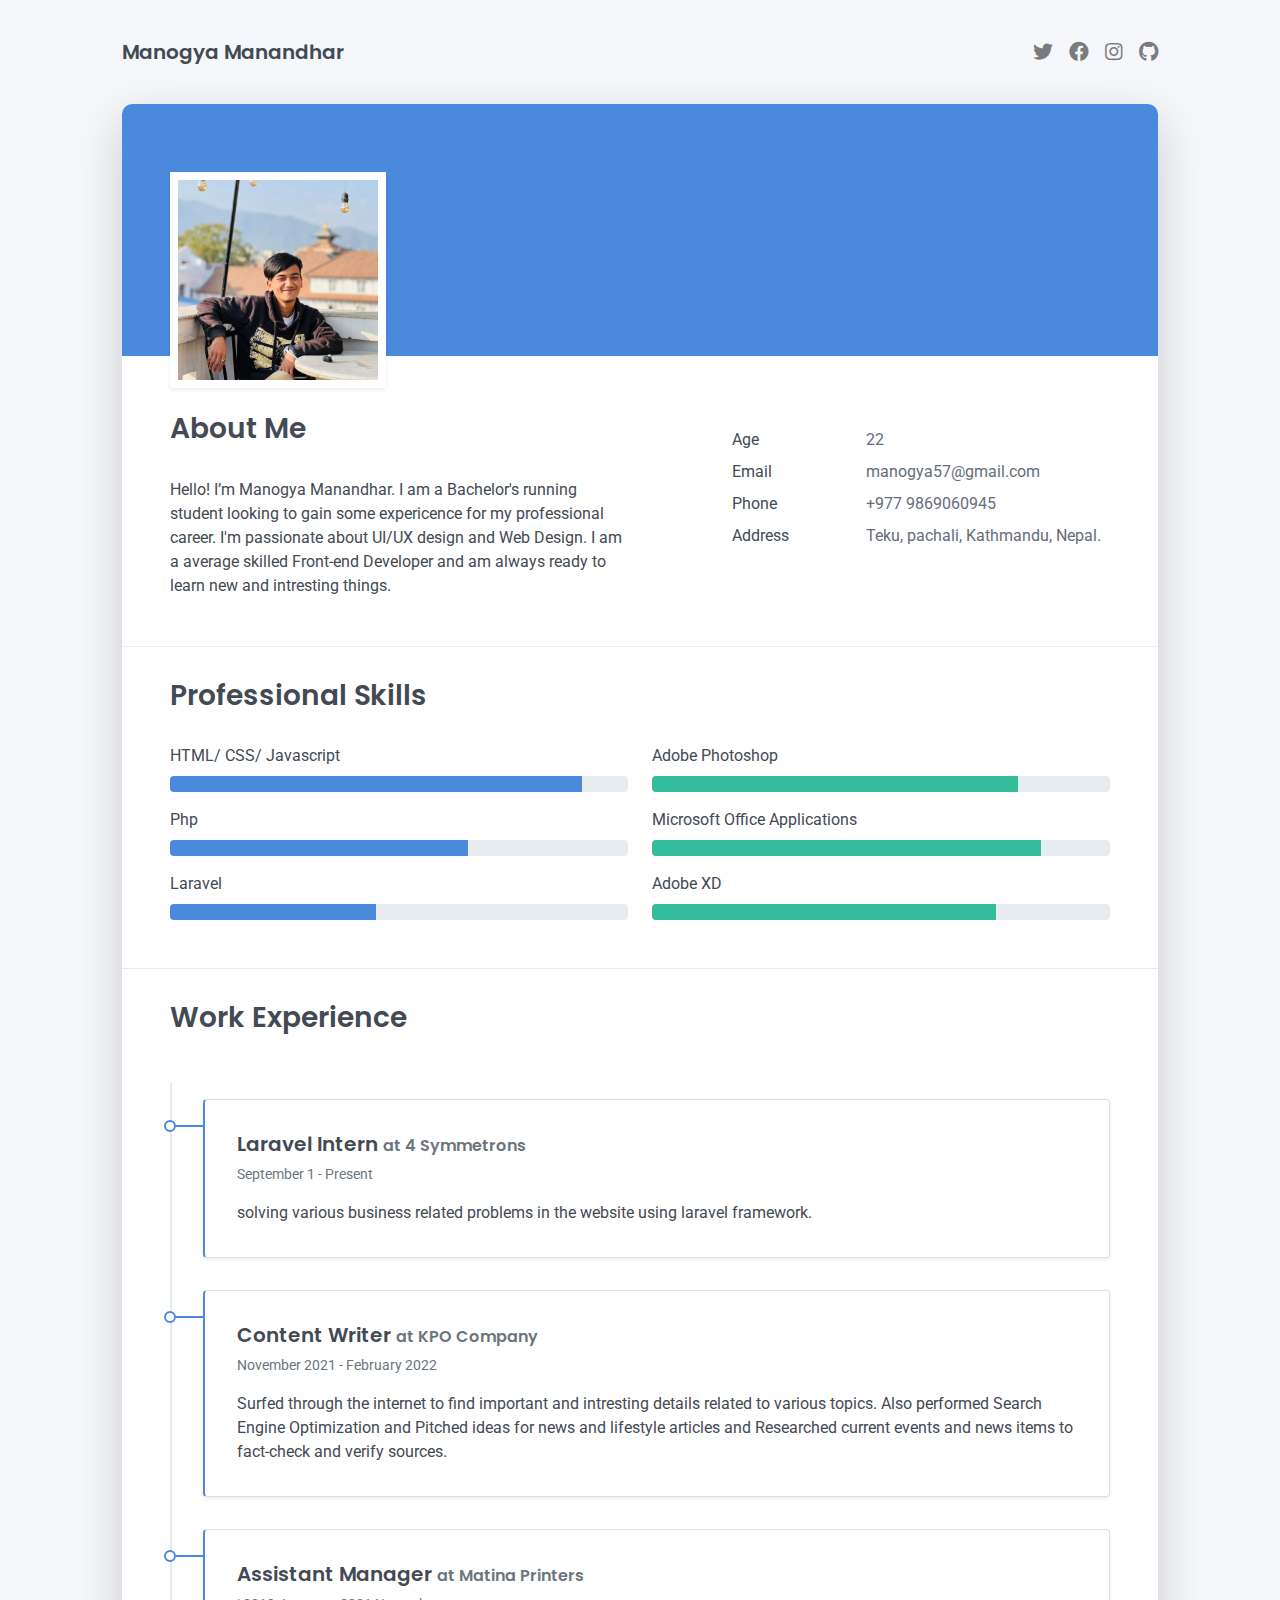
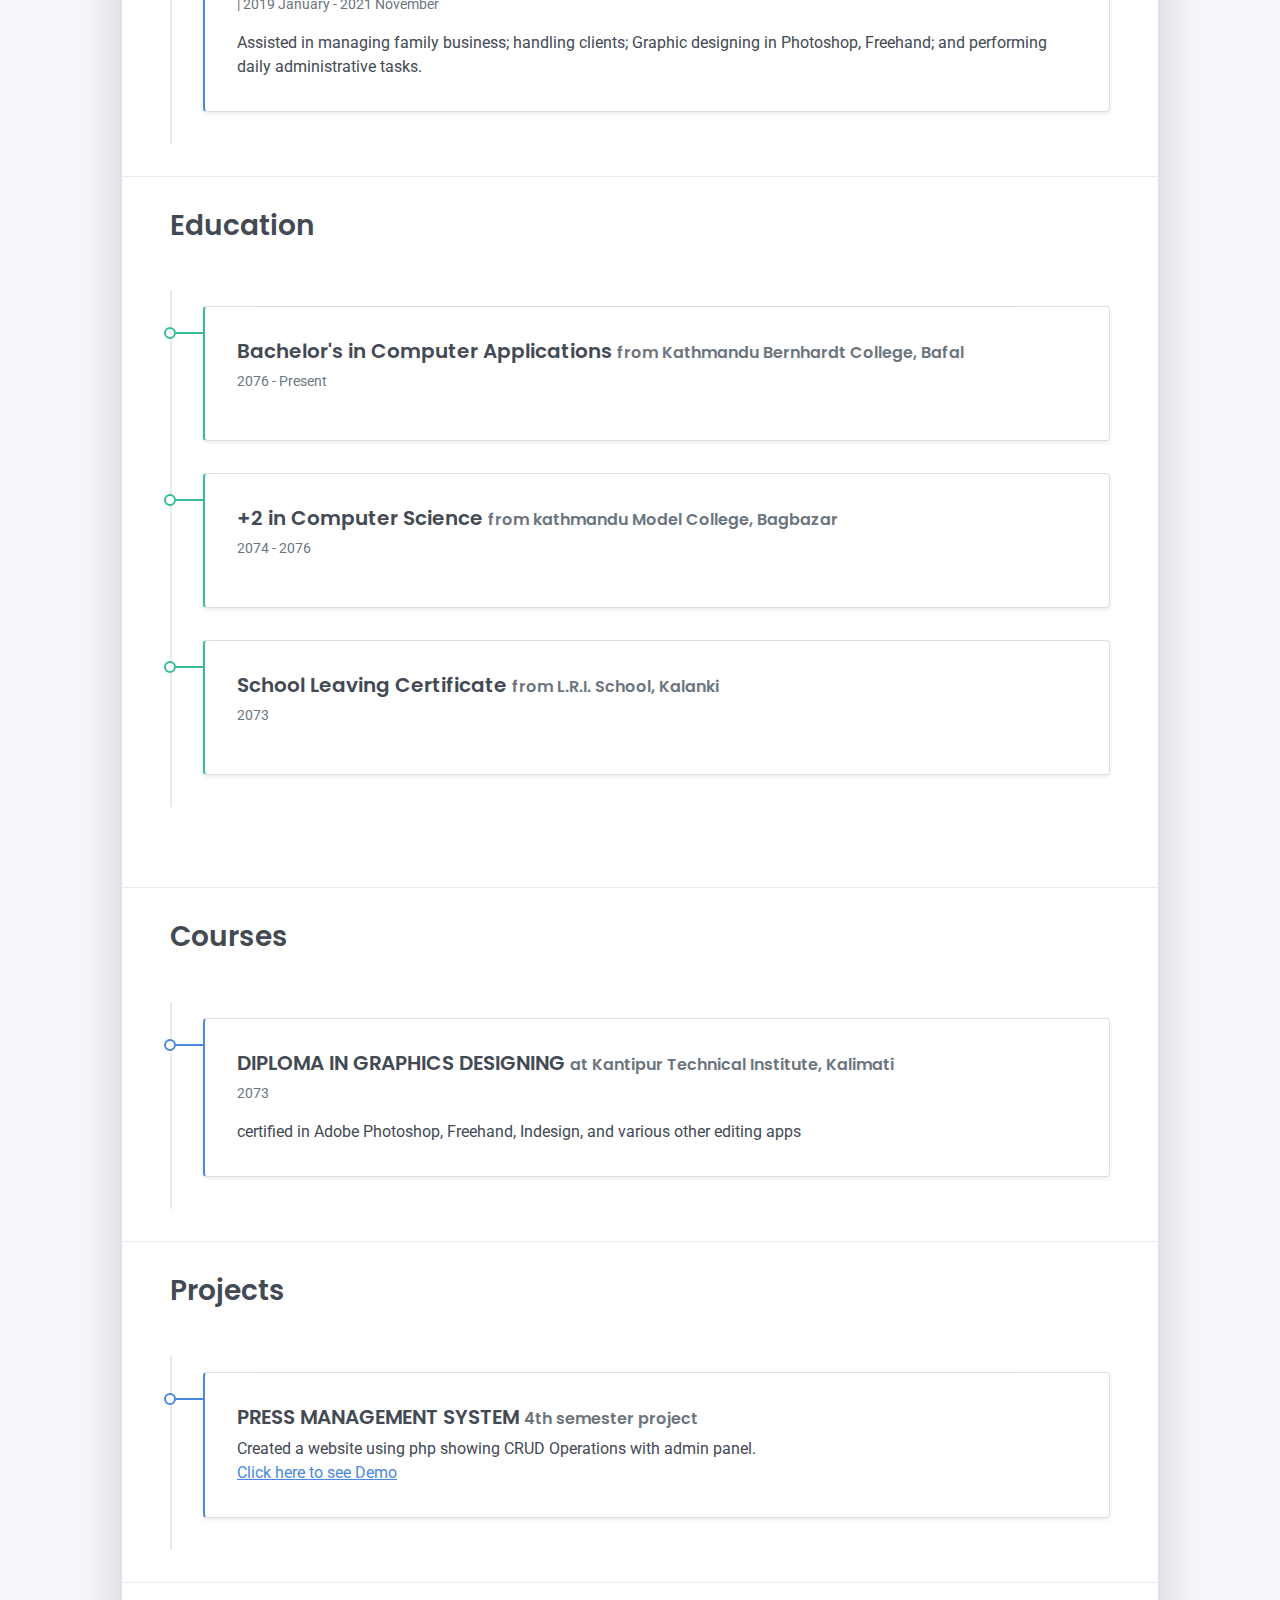
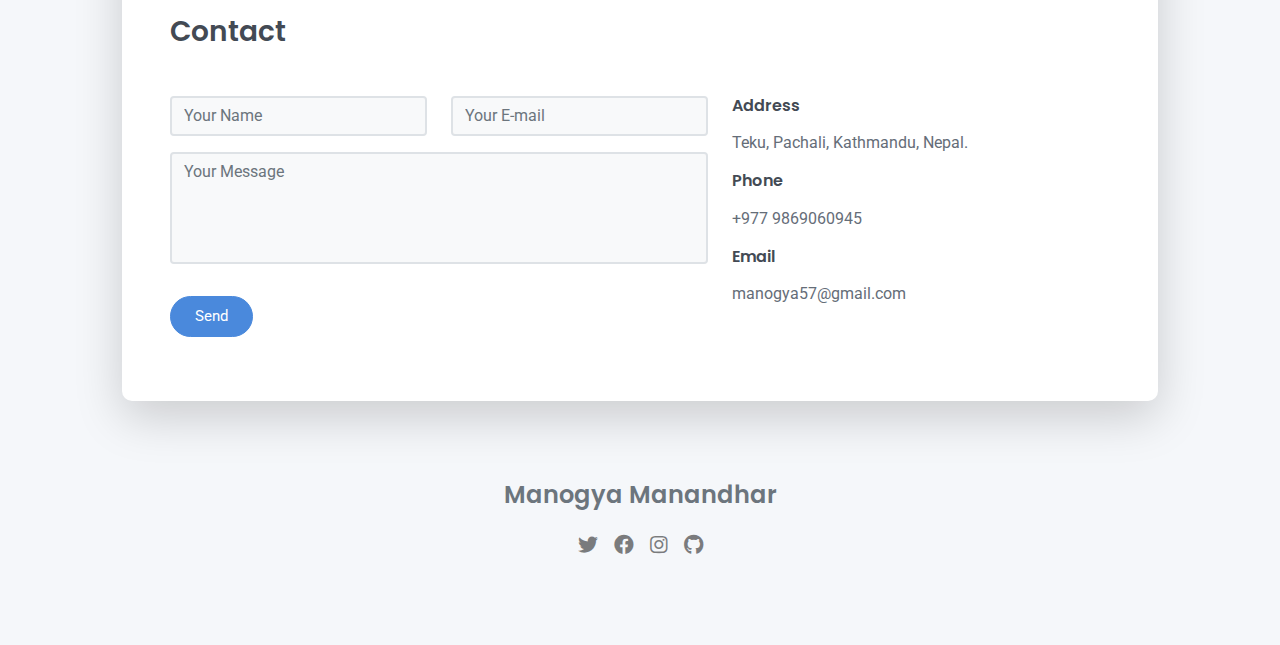
<file: index.html>
<!DOCTYPE html>
<html lang="en-US">
  <head>
    <meta charset="UTF-8" />
    <meta
      http-equiv="X-UA-Compatible"
      content="IE=edge" />
    <meta
      name="viewport"
      content="width=device-width, initial-scale=1" />
    <title>Resume</title>
    <link
      rel="preconnect"
      href="https://fonts.gstatic.com"
      crossorigin="crossorigin" />
    <link
      rel="preload"
      as="style"
      href="https://fonts.googleapis.com/css2?family=Poppins:wght@600&amp;family=Roboto:wght@300;400;500;700&amp;display=swap" />
    <link
      rel="stylesheet"
      href="https://fonts.googleapis.com/css2?family=Poppins:wght@600&amp;family=Roboto:wght@300;400;500;700&amp;display=swap"
      media="print"
      onload="this.media='all'" />
    <noscript>
      <link
        rel="stylesheet"
        href="https://fonts.googleapis.com/css2?family=Poppins:wght@600&amp;family=Roboto:wght@300;400;500;700&amp;display=swap" />
    </noscript>
    <link
      href="css/font-awesome/css/all.min.css?ver=1.2.0"
      rel="stylesheet" />
    <link
      href="css/bootstrap.min.css?ver=1.2.0"
      rel="stylesheet" />
    <link
      href="css/aos.css?ver=1.2.0"
      rel="stylesheet" />
    <link
      href="css/main.css?ver=1.2.0"
      rel="stylesheet" />
    <noscript>
      <style type="text/css">
        [data-aos] {
          opacity: 1 !important;
          transform: translate(0) scale(1) !important;
        }
      </style>
    </noscript>
  </head>
  <body id="top">
    <header class="d-print-none">
      <div class="container text-center text-lg-left">
        <div class="py-3 clearfix">
          <h1 class="site-title mb-0">Manogya Manandhar</h1>
          <div class="site-nav">
            <nav role="navigation">
              <ul class="nav justify-content-center">
                <li class="nav-item">
                  <a
                    class="nav-link"
                    href="https://twitter.com/manogya69"
                    title="Twitter"
                    ><i class="fab fa-twitter"></i
                    ><span class="menu-title sr-only">Twitter</span></a
                  >
                </li>
                <li class="nav-item">
                  <a
                    class="nav-link"
                    href="https://www.facebook.com/profile.php?id=100009394363496"
                    title="Facebook"
                    ><i class="fab fa-facebook"></i
                    ><span class="menu-title sr-only">Facebook</span></a
                  >
                </li>
                <li class="nav-item">
                  <a
                    class="nav-link"
                    href="https://www.instagram.com/_manogya/"
                    title="Instagram"
                    ><i class="fab fa-instagram"></i
                    ><span class="menu-title sr-only">Instagram</span></a
                  >
                </li>
                <li class="nav-item">
                  <a
                    class="nav-link"
                    href="https://github.com/Manogya69"
                    title="Github"
                    ><i class="fab fa-github"></i
                    ><span class="menu-title sr-only">Github</span></a
                  >
                </li>
              </ul>
            </nav>
          </div>
        </div>
      </div>
    </header>
    <div class="page-content">
      <div class="container">
        <div class="cover shadow-lg bg-white">
          <div class="cover-bg p-3 p-lg-4 text-white">
            <div class="row">
              <div class="col-lg-4 col-md-5">
                <div class="avatar hover-effect bg-white shadow-sm p-1">
                  <img
                    src="images/manogya2.jpg"
                    width="200"
                    height="200" />
                </div>
              </div>
              <!-- <div class="col-lg-8 col-md-7 text-center text-md-start">
                <h2
                  class="h1 mt-2"
                  data-aos="fade-left"
                  data-aos-delay="0">
                  Manogya Manandhar
                </h2>
                <p
                  data-aos="fade-left"
                  data-aos-delay="100">
                  Bachelor's running student
                </p>
                <!-- <div
                  class="d-print-none"
                  data-aos="fade-left"
                  data-aos-delay="200">
                  <a
                    class="btn btn-light text-dark shadow-sm mt-1 me-1"
                    href="right-resume.pdf"
                    target="_blank"
                    >Download CV</a
                  ><a
                    class="btn btn-success shadow-sm mt-1"
                    href="#contact"
                    >Hire Me</a
                  >
                </div> -->
              <!-- </div> -->
            </div>
          </div>
          <div class="about-section pt-4 px-3 px-lg-4 mt-1">
            <div class="row">
              <div class="col-md-6">
                <h2 class="h3 mb-3">About Me</h2>
                <p>
                  Hello! I’m Manogya Manandhar. I am a Bachelor's running
                  student looking to gain some expericence for my professional
                  career. I'm passionate about UI/UX design and Web Design. I am
                  a average skilled Front-end Developer and am always ready to
                  learn new and intresting things.
                </p>
              </div>
              <div class="col-md-5 offset-md-1">
                <div class="row mt-2">
                  <div class="col-sm-4">
                    <div class="pb-1">Age</div>
                  </div>
                  <div class="col-sm-8">
                    <div class="pb-1 text-secondary">22</div>
                  </div>
                  <div class="col-sm-4">
                    <div class="pb-1">Email</div>
                  </div>
                  <div class="col-sm-8">
                    <div class="pb-1 text-secondary">manogya57@gmail.com</div>
                  </div>
                  <div class="col-sm-4">
                    <div class="pb-1">Phone</div>
                  </div>
                  <div class="col-sm-8">
                    <div class="pb-1 text-secondary">+977 9869060945</div>
                  </div>
                  <div class="col-sm-4">
                    <div class="pb-1">Address</div>
                  </div>
                  <div class="col-sm-8">
                    <div class="pb-1 text-secondary">
                      Teku, pachali, Kathmandu, Nepal.
                    </div>
                  </div>
                </div>
              </div>
            </div>
          </div>
          <hr class="d-print-none" />
          <div class="skills-section px-3 px-lg-4">
            <h2 class="h3 mb-3">Professional Skills</h2>
            <div class="row">
              <div class="col-md-6">
                <div class="mb-2">
                  <span>HTML/ CSS/ Javascript</span>
                  <div class="progress my-1">
                    <div
                      class="progress-bar bg-primary"
                      role="progressbar"
                      data-aos="zoom-in-right"
                      data-aos-delay="100"
                      data-aos-anchor=".skills-section"
                      style="width: 90%"
                      aria-valuenow="90"
                      aria-valuemin="0"
                      aria-valuemax="100"></div>
                  </div>
                </div>
                <div class="mb-2">
                  <span>Php</span>
                  <div class="progress my-1">
                    <div
                      class="progress-bar bg-primary"
                      role="progressbar"
                      data-aos="zoom-in-right"
                      data-aos-delay="200"
                      data-aos-anchor=".skills-section"
                      style="width: 65%"
                      aria-valuenow="85"
                      aria-valuemin="0"
                      aria-valuemax="100"></div>
                  </div>
                </div>
                <div class="mb-2">
                  <span>Laravel</span>
                  <div class="progress my-1">
                    <div
                      class="progress-bar bg-primary"
                      role="progressbar"
                      data-aos="zoom-in-right"
                      data-aos-delay="300"
                      data-aos-anchor=".skills-section"
                      style="width: 45%"
                      aria-valuenow="75"
                      aria-valuemin="0"
                      aria-valuemax="100"></div>
                  </div>
                </div>
              </div>
              <div class="col-md-6">
                <div class="mb-2">
                  <span>Adobe Photoshop</span>
                  <div class="progress my-1">
                    <div
                      class="progress-bar bg-success"
                      role="progressbar"
                      data-aos="zoom-in-right"
                      data-aos-delay="400"
                      data-aos-anchor=".skills-section"
                      style="width: 80%"
                      aria-valuenow="90"
                      aria-valuemin="0"
                      aria-valuemax="100"></div>
                  </div>
                </div>
                <div class="mb-2">
                  <span>Microsoft Office Applications</span>
                  <div class="progress my-1">
                    <div
                      class="progress-bar bg-success"
                      role="progressbar"
                      data-aos="zoom-in-right"
                      data-aos-delay="500"
                      data-aos-anchor=".skills-section"
                      style="width: 85%"
                      aria-valuenow="85"
                      aria-valuemin="0"
                      aria-valuemax="100"></div>
                  </div>
                </div>
                <div class="mb-2">
                  <span>Adobe XD</span>
                  <div class="progress my-1">
                    <div
                      class="progress-bar bg-success"
                      role="progressbar"
                      data-aos="zoom-in-right"
                      data-aos-delay="600"
                      data-aos-anchor=".skills-section"
                      style="width: 75%"
                      aria-valuenow="75"
                      aria-valuemin="0"
                      aria-valuemax="100"></div>
                  </div>
                </div>
              </div>
            </div>
          </div>
          <hr class="d-print-none" />
          <div class="work-experience-section px-3 px-lg-4">
            <h2 class="h3 mb-4">Work Experience</h2>
            <div class="timeline">
              <div class="timeline-card timeline-card-primary card shadow-sm">
                <div class="card-body">
                  <div class="h5 mb-1">
                    Laravel Intern
                    <span class="text-muted h6">at 4 Symmetrons</span>
                  </div>
                  <div class="text-muted text-small mb-2">
                    September 1 - Present
                  </div>
                  <div>
                    solving various business related problems in the website
                    using laravel framework.
                  </div>
                </div>
              </div>

              <div class="timeline-card timeline-card-primary card shadow-sm">
                <div class="card-body">
                  <div class="h5 mb-1">
                    Content Writer
                    <span class="text-muted h6">at KPO Company</span>
                  </div>
                  <div class="text-muted text-small mb-2">
                    November 2021 - February 2022
                  </div>
                  <div>
                    Surfed through the internet to find important and intresting
                    details related to various topics. Also performed Search
                    Engine Optimization and Pitched ideas for news and lifestyle
                    articles and Researched current events and news items to
                    fact-check and verify sources.
                  </div>
                </div>
              </div>
              <div class="timeline-card timeline-card-primary card shadow-sm">
                <div class="card-body">
                  <div class="h5 mb-1">
                    Assistant Manager
                    <span class="text-muted h6">at Matina Printers</span>
                  </div>
                  <div class="text-muted text-small mb-2">
                    | 2019 January - 2021 November
                  </div>
                  <div>
                    Assisted in managing family business; handling clients;
                    Graphic designing in Photoshop, Freehand; and performing
                    daily administrative tasks.
                  </div>
                </div>
              </div>
            </div>
          </div>
          <hr class="d-print-none" />
          <div class="page-break"></div>
          <div class="education-section px-3 px-lg-4 pb-4">
            <h2 class="h3 mb-4">Education</h2>
            <div class="timeline">
              <div class="timeline-card timeline-card-success card shadow-sm">
                <div class="card-body">
                  <div class="h5 mb-1">
                    Bachelor's in Computer Applications
                    <span class="text-muted h6"
                      >from Kathmandu Bernhardt College, Bafal</span
                    >
                  </div>
                  <div class="text-muted text-small mb-2">2076 - Present</div>
                  <div>
                    <!-- type something -->
                  </div>
                </div>
              </div>
              <div class="timeline-card timeline-card-success card shadow-sm">
                <div class="card-body">
                  <div class="h5 mb-1">
                    +2 in Computer Science
                    <span class="text-muted h6"
                      >from kathmandu Model College, Bagbazar</span
                    >
                  </div>
                  <div class="text-muted text-small mb-2">2074 - 2076</div>
                  <div>
                    <!-- type something -->
                  </div>
                </div>
              </div>
              <div class="timeline-card timeline-card-success card shadow-sm">
                <div class="card-body">
                  <div class="h5 mb-1">
                    School Leaving Certificate
                    <span class="text-muted h6"
                      >from L.R.I. School, Kalanki</span
                    >
                  </div>
                  <div class="text-muted text-small mb-2">2073</div>
                  <div>
                    <!-- type something -->
                  </div>
                </div>
              </div>
            </div>
          </div>

          <hr class="d-print-none" />
          <div class="work-experience-section px-3 px-lg-4">
            <h2 class="h3 mb-4">Courses</h2>
            <div class="timeline">
              <div class="timeline-card timeline-card-primary card shadow-sm">
                <div class="card-body">
                  <div class="h5 mb-1">
                    DIPLOMA IN GRAPHICS DESIGNING
                    <span class="text-muted h6"
                      >at Kantipur Technical Institute, Kalimati</span
                    >
                  </div>
                  <div class="text-muted text-small mb-2">2073</div>
                  <div>
                    certified in Adobe Photoshop, Freehand, Indesign, and various other editing apps 
                  </div>
                </div>
              </div>
            </div>
          </div>
          <!-- Projects -->
          <hr class="d-print-none" />
          <div class="work-experience-section px-3 px-lg-4">
            <h2 class="h3 mb-4">Projects</h2>
            <div class="timeline">
              <!-- card 1 -->
              <div class="timeline-card timeline-card-primary card shadow-sm">
                <div class="card-body">
                  <div class="h5 mb-1">
                    PRESS MANAGEMENT SYSTEM
                    <span class="text-muted h6">4th semester project</span>
                  </div>
                  <!-- <div class="text-muted text-small mb-2"></div> -->
                  <div>
                    Created a website using php showing CRUD Operations with
                    admin panel.
                  </div>
                  <a href="https://manogya69.github.io/PMS/">Click here to see Demo</a>
                </div>
              </div>
            </div>
          </div>

          <hr class="d-print-none" />
          <div
            class="contant-section px-3 px-lg-4 pb-4"
            id="contact">
            <h2 class="h3 text mb-3">Contact</h2>
            <div class="row">
              <div class="col-md-7 d-print-none">
                <div class="my-2">
                  <form
                    action="https://formspree.io/manogya57@email.com"
                    method="POST">
                    <div class="row">
                      <div class="col-6">
                        <input
                          class="form-control"
                          type="text"
                          id="name"
                          name="name"
                          placeholder="Your Name"
                          required />
                      </div>
                      <div class="col-6">
                        <input
                          class="form-control"
                          type="email"
                          id="email"
                          name="_replyto"
                          placeholder="Your E-mail"
                          required />
                      </div>
                    </div>
                    <div class="form-group my-2">
                      <textarea
                        class="form-control"
                        style="resize: none"
                        id="message"
                        name="message"
                        rows="4"
                        placeholder="Your Message"
                        required></textarea>
                    </div>
                    <button
                      class="btn btn-primary mt-2"
                      type="submit">
                      Send
                    </button>
                  </form>
                </div>
              </div>
              <div class="col">
                <div class="mt-2">
                  <h3 class="h6">Address</h3>
                  <div class="pb-2 text-secondary">
                    Teku, Pachali, Kathmandu, Nepal.
                  </div>
                  <h3 class="h6">Phone</h3>
                  <div class="pb-2 text-secondary">+977 9869060945</div>
                  <h3 class="h6">Email</h3>
                  <div class="pb-2 text-secondary">manogya57@gmail.com</div>
                </div>
              </div>
              
            </div>
          </div>
        </div>
      </div>
    </div>
    <footer class="pt-4 pb-4 text-muted text-center d-print-none">
      <div class="container">
        <div class="my-3">
          <div class="h4">Manogya Manandhar</div>
          <div class="footer-nav">
            <nav role="navigation">
              <ul class="nav justify-content-center">
                <li class="nav-item">
                  <a
                    class="nav-link"
                    href="https://twitter.com/manogya69"
                    title="Twitter"
                    ><i class="fab fa-twitter"></i
                    ><span class="menu-title sr-only">Twitter</span></a
                  >
                </li>
                <li class="nav-item">
                  <a
                    class="nav-link"
                    href=https://www.facebook.com/profile.php?id=100009394363496"
                    title="Facebook"
                    ><i class="fab fa-facebook"></i
                    ><span class="menu-title sr-only">Facebook</span></a
                  >
                </li>
                <li class="nav-item">
                  <a
                    class="nav-link"
                    href="https://www.instagram.com/_manogya/"
                    title="Instagram"
                    ><i class="fab fa-instagram"></i
                    ><span class="menu-title sr-only">Instagram</span></a
                  >
                </li>
                <li class="nav-item">
                  <a
                    class="nav-link"
                    href="https://github.com/Manogya69"
                    title="Github"
                    ><i class="fab fa-github"></i
                    ><span class="menu-title sr-only">Github</span></a
                  >
                </li>
              </ul>
            </nav>
          </div>
        </div>
      </div>
    </footer>
    <script src="scripts/bootstrap.bundle.min.js?ver=1.2.0"></script>
    <script src="scripts/aos.js?ver=1.2.0"></script>
    <script src="scripts/main.js?ver=1.2.0"></script>
  </body>
</html>
</file>
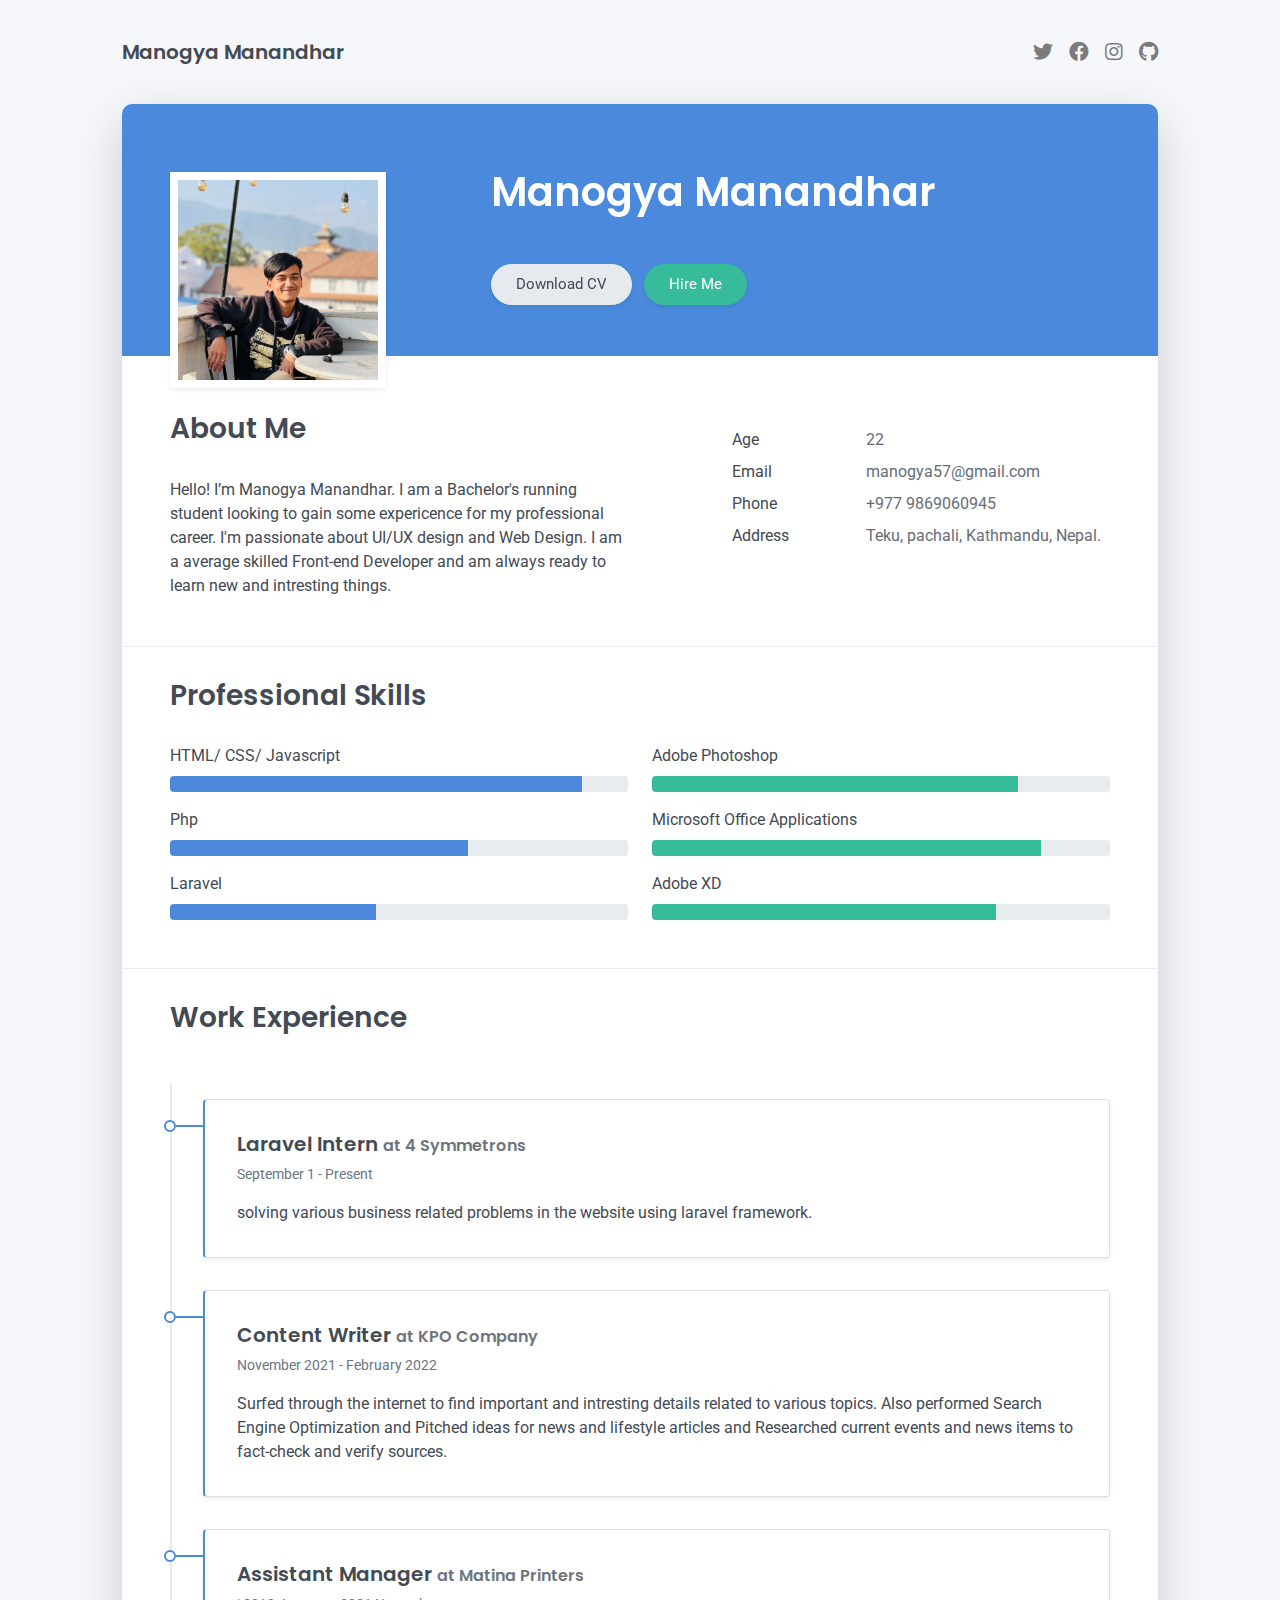
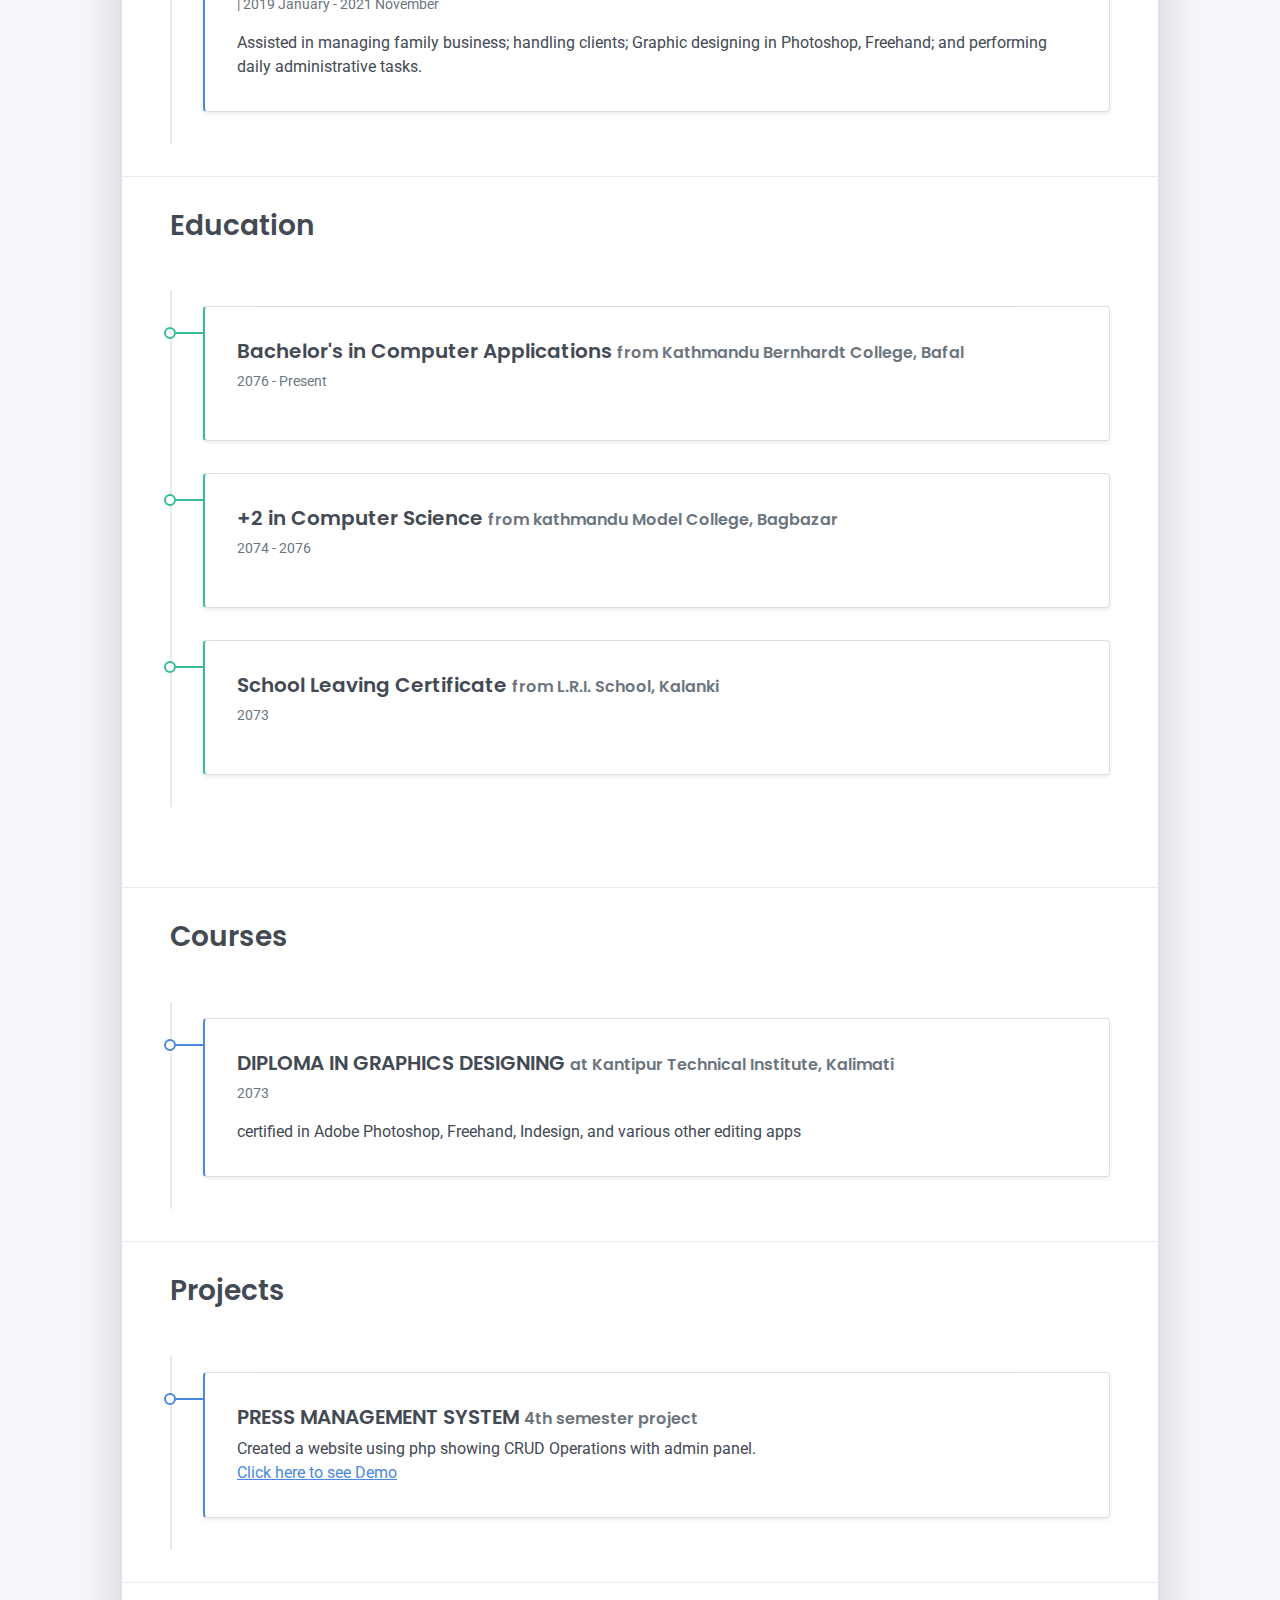
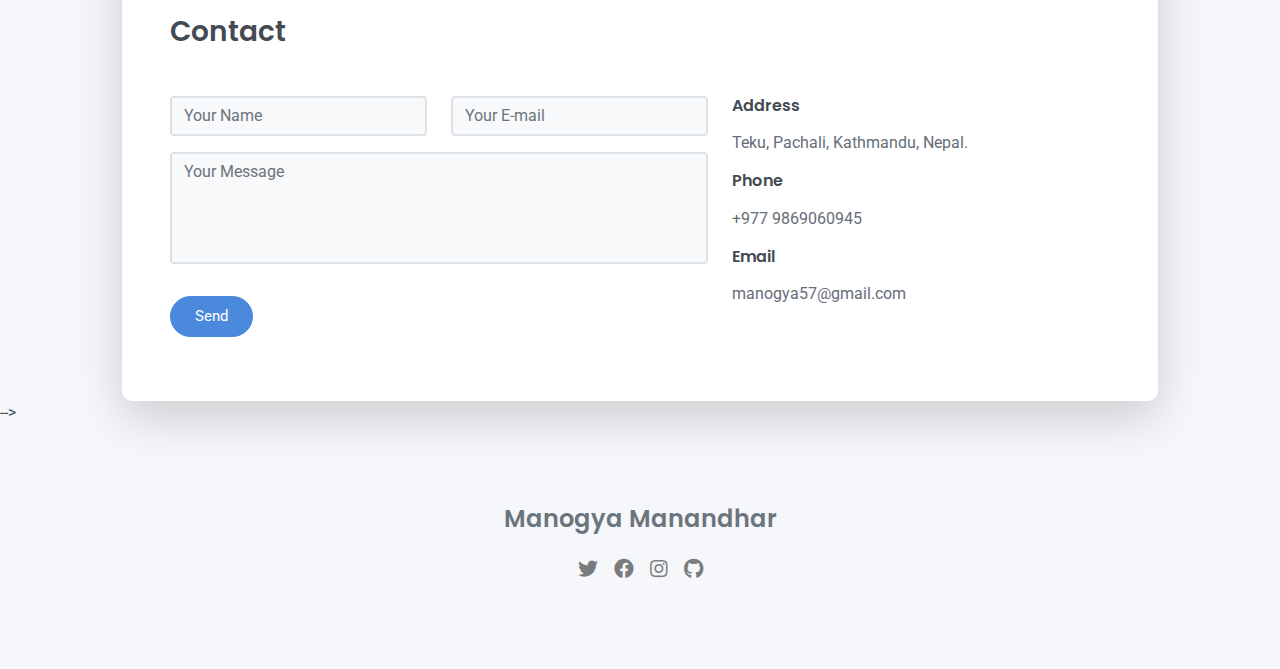
<file: Manogya/index.html>
<!DOCTYPE html>
<html lang="en-US">
  <head>
    <meta charset="UTF-8" />
    <meta
      http-equiv="X-UA-Compatible"
      content="IE=edge" />
    <meta
      name="viewport"
      content="width=device-width, initial-scale=1" />
    <title>Resume</title>
    <link
      rel="preconnect"
      href="https://fonts.gstatic.com"
      crossorigin="crossorigin" />
    <link
      rel="preload"
      as="style"
      href="https://fonts.googleapis.com/css2?family=Poppins:wght@600&amp;family=Roboto:wght@300;400;500;700&amp;display=swap" />
    <link
      rel="stylesheet"
      href="https://fonts.googleapis.com/css2?family=Poppins:wght@600&amp;family=Roboto:wght@300;400;500;700&amp;display=swap"
      media="print"
      onload="this.media='all'" />
    <noscript>
      <link
        rel="stylesheet"
        href="https://fonts.googleapis.com/css2?family=Poppins:wght@600&amp;family=Roboto:wght@300;400;500;700&amp;display=swap" />
    </noscript>
    <link
      href="css/font-awesome/css/all.min.css?ver=1.2.0"
      rel="stylesheet" />
    <link
      href="css/bootstrap.min.css?ver=1.2.0"
      rel="stylesheet" />
    <link
      href="css/aos.css?ver=1.2.0"
      rel="stylesheet" />
    <link
      href="css/main.css?ver=1.2.0"
      rel="stylesheet" />
    <noscript>
      <style type="text/css">
        [data-aos] {
          opacity: 1 !important;
          transform: translate(0) scale(1) !important;
        }
      </style>
    </noscript>
  </head>
  <body id="top">
    <header class="d-print-none">
      <div class="container text-center text-lg-left">
        <div class="py-3 clearfix">
          <h1 class="site-title mb-0">Manogya Manandhar</h1>
          <div class="site-nav">
            <nav role="navigation">
              <ul class="nav justify-content-center">
                <li class="nav-item">
                  <a
                    class="nav-link"
                    href="https://twitter.com/manogya69"
                    title="Twitter"
                    ><i class="fab fa-twitter"></i
                    ><span class="menu-title sr-only">Twitter</span></a
                  >
                </li>
                <li class="nav-item">
                  <a
                    class="nav-link"
                    href="https://www.facebook.com/profile.php?id=100009394363496"
                    title="Facebook"
                    ><i class="fab fa-facebook"></i
                    ><span class="menu-title sr-only">Facebook</span></a
                  >
                </li>
                <li class="nav-item">
                  <a
                    class="nav-link"
                    href="https://www.instagram.com/_manogya/"
                    title="Instagram"
                    ><i class="fab fa-instagram"></i
                    ><span class="menu-title sr-only">Instagram</span></a
                  >
                </li>
                <li class="nav-item">
                  <a
                    class="nav-link"
                    href="https://github.com/Manogya69"
                    title="Github"
                    ><i class="fab fa-github"></i
                    ><span class="menu-title sr-only">Github</span></a
                  >
                </li>
              </ul>
            </nav>
          </div>
        </div>
      </div>
    </header>
    <div class="page-content">
      <div class="container">
        <div class="cover shadow-lg bg-white">
          <div class="cover-bg p-3 p-lg-4 text-white">
            <div class="row">
              <div class="col-lg-4 col-md-5">
                <div class="avatar hover-effect bg-white shadow-sm p-1">
                  <img
                    src="images/manogya2.jpg"
                    width="200"
                    height="200" />
                </div>
              </div>
              <div class="col-lg-8 col-md-7 text-center text-md-start">
                <h2
                  class="h1 mt-2"
                  data-aos="fade-left"
                  data-aos-delay="0">
                  Manogya Manandhar
                </h2>
                <!-- <p
                  data-aos="fade-left"
                  data-aos-delay="100"
                  >
                     Bachelor's running student
                </p> -->
                <div
                  class="d-print-none"
                  data-aos="fade-left"
                  data-aos-delay="200">
                  <br>
                  <a
                    class="btn btn-light text-dark shadow-sm mt-1 me-1"
                    href="resume.pdf"
                    target="_blank"
                    >Download CV</a
                  >
                  <a
                    class="btn btn-success shadow-sm mt-1"
                    href="#contact"
                    >Hire Me</a
                  >
                </div>
              </div>
            </div>
          </div>
          <div class="about-section pt-4 px-3 px-lg-4 mt-1">
            <div class="row">
              <div class="col-md-6">
                <h2 class="h3 mb-3">About Me</h2>
                <p>
                  Hello! I’m Manogya Manandhar. I am a Bachelor's running
                  student looking to gain some expericence for my professional
                  career. I'm passionate about UI/UX design and Web Design. I am
                  a average skilled Front-end Developer and am always ready to
                  learn new and intresting things.
                </p>
              </div>
              <div class="col-md-5 offset-md-1">
                <div class="row mt-2">
                  <div class="col-sm-4">
                    <div class="pb-1">Age</div>
                  </div>
                  <div class="col-sm-8">
                    <div class="pb-1 text-secondary">22</div>
                  </div>
                  <div class="col-sm-4">
                    <div class="pb-1">Email</div>
                  </div>
                  <div class="col-sm-8">
                    <div class="pb-1 text-secondary">manogya57@gmail.com</div>
                  </div>
                  <div class="col-sm-4">
                    <div class="pb-1">Phone</div>
                  </div>
                  <div class="col-sm-8">
                    <div class="pb-1 text-secondary">+977 9869060945</div>
                  </div>
                  <div class="col-sm-4">
                    <div class="pb-1">Address</div>
                  </div>
                  <div class="col-sm-8">
                    <div class="pb-1 text-secondary">
                      Teku, pachali, Kathmandu, Nepal.
                    </div>
                  </div>
                </div>
              </div>
            </div>
          </div>
          <hr class="d-print-none" />
          <div class="skills-section px-3 px-lg-4">
            <h2 class="h3 mb-3">Professional Skills</h2>
            <div class="row">
              <div class="col-md-6">
                <div class="mb-2">
                  <span>HTML/ CSS/ Javascript</span>
                  <div class="progress my-1">
                    <div
                      class="progress-bar bg-primary"
                      role="progressbar"
                      data-aos="zoom-in-right"
                      data-aos-delay="100"
                      data-aos-anchor=".skills-section"
                      style="width: 90%"
                      aria-valuenow="90"
                      aria-valuemin="0"
                      aria-valuemax="100"></div>
                  </div>
                </div>
                <div class="mb-2">
                  <span>Php</span>
                  <div class="progress my-1">
                    <div
                      class="progress-bar bg-primary"
                      role="progressbar"
                      data-aos="zoom-in-right"
                      data-aos-delay="200"
                      data-aos-anchor=".skills-section"
                      style="width: 65%"
                      aria-valuenow="85"
                      aria-valuemin="0"
                      aria-valuemax="100"></div>
                  </div>
                </div>
                <div class="mb-2">
                  <span>Laravel</span>
                  <div class="progress my-1">
                    <div
                      class="progress-bar bg-primary"
                      role="progressbar"
                      data-aos="zoom-in-right"
                      data-aos-delay="300"
                      data-aos-anchor=".skills-section"
                      style="width: 45%"
                      aria-valuenow="75"
                      aria-valuemin="0"
                      aria-valuemax="100"></div>
                  </div>
                </div>
              </div>
              <div class="col-md-6">
                <div class="mb-2">
                  <span>Adobe Photoshop</span>
                  <div class="progress my-1">
                    <div
                      class="progress-bar bg-success"
                      role="progressbar"
                      data-aos="zoom-in-right"
                      data-aos-delay="400"
                      data-aos-anchor=".skills-section"
                      style="width: 80%"
                      aria-valuenow="90"
                      aria-valuemin="0"
                      aria-valuemax="100"></div>
                  </div>
                </div>
                <div class="mb-2">
                  <span>Microsoft Office Applications</span>
                  <div class="progress my-1">
                    <div
                      class="progress-bar bg-success"
                      role="progressbar"
                      data-aos="zoom-in-right"
                      data-aos-delay="500"
                      data-aos-anchor=".skills-section"
                      style="width: 85%"
                      aria-valuenow="85"
                      aria-valuemin="0"
                      aria-valuemax="100"></div>
                  </div>
                </div>
                <div class="mb-2">
                  <span>Adobe XD</span>
                  <div class="progress my-1">
                    <div
                      class="progress-bar bg-success"
                      role="progressbar"
                      data-aos="zoom-in-right"
                      data-aos-delay="600"
                      data-aos-anchor=".skills-section"
                      style="width: 75%"
                      aria-valuenow="75"
                      aria-valuemin="0"
                      aria-valuemax="100"></div>
                  </div>
                </div>
              </div>
            </div>
          </div>
          <hr class="d-print-none" />
          <div class="work-experience-section px-3 px-lg-4">
            <h2 class="h3 mb-4">Work Experience</h2>
            <div class="timeline">
              <div class="timeline-card timeline-card-primary card shadow-sm">
                <div class="card-body">
                  <div class="h5 mb-1">
                    Laravel Intern
                    <span class="text-muted h6">at 4 Symmetrons</span>
                  </div>
                  <div class="text-muted text-small mb-2">
                    September 1 - Present
                  </div>
                  <div>
                    solving various business related problems in the website
                    using laravel framework.
                  </div>
                </div>
              </div>

              <div class="timeline-card timeline-card-primary card shadow-sm">
                <div class="card-body">
                  <div class="h5 mb-1">
                    Content Writer
                    <span class="text-muted h6">at KPO Company</span>
                  </div>
                  <div class="text-muted text-small mb-2">
                    November 2021 - February 2022
                  </div>
                  <div>
                    Surfed through the internet to find important and intresting
                    details related to various topics. Also performed Search
                    Engine Optimization and Pitched ideas for news and lifestyle
                    articles and Researched current events and news items to
                    fact-check and verify sources.
                  </div>
                </div>
              </div>
              <div class="timeline-card timeline-card-primary card shadow-sm">
                <div class="card-body">
                  <div class="h5 mb-1">
                    Assistant Manager
                    <span class="text-muted h6">at Matina Printers</span>
                  </div>
                  <div class="text-muted text-small mb-2">
                    | 2019 January - 2021 November
                  </div>
                  <div>
                    Assisted in managing family business; handling clients;
                    Graphic designing in Photoshop, Freehand; and performing
                    daily administrative tasks.
                  </div>
                </div>
              </div>
            </div>
          </div>
          <hr class="d-print-none" />
          <div class="page-break"></div>
          <div class="education-section px-3 px-lg-4 pb-4">
            <h2 class="h3 mb-4">Education</h2>
            <div class="timeline">
              <div class="timeline-card timeline-card-success card shadow-sm">
                <div class="card-body">
                  <div class="h5 mb-1">
                    Bachelor's in Computer Applications
                    <span class="text-muted h6"
                      >from Kathmandu Bernhardt College, Bafal</span
                    >
                  </div>
                  <div class="text-muted text-small mb-2">2076 - Present</div>
                  <div>
                    <!-- type something -->
                  </div>
                </div>
              </div>
              <div class="timeline-card timeline-card-success card shadow-sm">
                <div class="card-body">
                  <div class="h5 mb-1">
                    +2 in Computer Science
                    <span class="text-muted h6"
                      >from kathmandu Model College, Bagbazar</span
                    >
                  </div>
                  <div class="text-muted text-small mb-2">2074 - 2076</div>
                  <div>
                    <!-- type something -->
                  </div>
                </div>
              </div>
              <div class="timeline-card timeline-card-success card shadow-sm">
                <div class="card-body">
                  <div class="h5 mb-1">
                    School Leaving Certificate
                    <span class="text-muted h6"
                      >from L.R.I. School, Kalanki</span
                    >
                  </div>
                  <div class="text-muted text-small mb-2">2073</div>
                  <div>
                    <!-- type something -->
                  </div>
                </div>
              </div>
            </div>
          </div>

          <hr class="d-print-none" />
          <div class="work-experience-section px-3 px-lg-4">
            <h2 class="h3 mb-4">Courses</h2>
            <div class="timeline">
              <div class="timeline-card timeline-card-primary card shadow-sm">
                <div class="card-body">
                  <div class="h5 mb-1">
                    DIPLOMA IN GRAPHICS DESIGNING
                    <span class="text-muted h6"
                      >at Kantipur Technical Institute, Kalimati</span
                    >
                  </div>
                  <div class="text-muted text-small mb-2">2073</div>
                  <div>
                    certified in Adobe Photoshop, Freehand, Indesign, and
                    various other editing apps
                  </div>
                </div>
              </div>
            </div>
          </div>
          <!-- Projects -->
          <hr class="d-print-none" />
          <div class="work-experience-section px-3 px-lg-4">
            <h2 class="h3 mb-4">Projects</h2>
            <div class="timeline">
              <!-- card 1 -->
              <div class="timeline-card timeline-card-primary card shadow-sm">
                <div class="card-body">
                  <div class="h5 mb-1">
                    PRESS MANAGEMENT SYSTEM
                    <span class="text-muted h6">4th semester project</span>
                  </div>
                  <!-- <div class="text-muted text-small mb-2"></div> -->
                  <div>
                    Created a website using php showing CRUD Operations with
                    admin panel.
                  </div>
                  <a href="https://manogya69.github.io/PMS/"
                    >Click here to see Demo</a
                  >
                </div>
              </div>
            </div>
          </div>

          <hr class="d-print-none" />
          <div
            class="contant-section px-3 px-lg-4 pb-4"
            id="contact">
            <h2 class="h3 text mb-3">Contact</h2>
            <div class="row">
              <div class="col-md-7 d-print-none">
                <div class="my-2">
                  <form
                    action="https://formspree.io/f/xbjegqkl"
                    method="POST">
                    <div class="row">
                      <div class="col-6">
                        <input
                          class="form-control"
                          type="text"
                          id="name"
                          name="name"
                          placeholder="Your Name"
                          required />
                      </div>
                      <div class="col-6">
                        <input
                          class="form-control"
                          type="email"
                          id="email"
                          name="_replyto"
                          placeholder="Your E-mail"
                          required />
                      </div>
                    </div>
                    <div class="form-group my-2">
                      <textarea
                        class="form-control"
                        style="resize: none"
                        id="message"
                        name="message"
                        rows="4"
                        placeholder="Your Message"
                        required></textarea>
                    </div>
                    <button
                      class="btn btn-primary mt-2"
                      type="submit">
                      Send
                    </button>
                  </form>
                </div>
              </div>
              <div class="col">
                <div class="mt-2">
                  <h3 class="h6">Address</h3>
                  <div class="pb-2 text-secondary">
                    Teku, Pachali, Kathmandu, Nepal.
                  </div>
                  <h3 class="h6">Phone</h3>
                  <div class="pb-2 text-secondary">+977 9869060945</div>
                  <h3 class="h6">Email</h3>
                  <div class="pb-2 text-secondary">manogya57@gmail.com</div>
                </div>
              </div>
              
            </div>
          </div>
        </div>
      </div>
    </div> -->
          <footer class="pt-4 pb-4 text-muted text-center d-print-none">
      <div class="container">
        <div class="my-3">
          <div class="h4">Manogya Manandhar</div>
          <div class="footer-nav">
            <nav role="navigation">
              <ul class="nav justify-content-center">
                <li class="nav-item">
                  <a
                    class="nav-link"
                    href="https://twitter.com/manogya69"
                    title="Twitter"
                    ><i class="fab fa-twitter"></i
                    ><span class="menu-title sr-only">Twitter</span></a
                  >
                </li>
                <li class="nav-item">
                  <a
                    class="nav-link"
                    href=https://www.facebook.com/profile.php?id=100009394363496"
                    title="Facebook"
                    ><i class="fab fa-facebook"></i
                    ><span class="menu-title sr-only">Facebook</span></a
                  >
                </li>
                <li class="nav-item">
                  <a
                    class="nav-link"
                    href="https://www.instagram.com/_manogya/"
                    title="Instagram"
                    ><i class="fab fa-instagram"></i
                    ><span class="menu-title sr-only">Instagram</span></a
                  >
                </li>
                <li class="nav-item">
                  <a
                    class="nav-link"
                    href="https://github.com/Manogya69"
                    title="Github"
                    ><i class="fab fa-github"></i
                    ><span class="menu-title sr-only">Github</span></a
                  >
                </li>
              </ul>
            </nav>
          </div>
        </div>
      </div>
    </footer>
    <script src="scripts/bootstrap.bundle.min.js?ver=1.2.0"></script>
    <script src="scripts/aos.js?ver=1.2.0"></script>
    <script src="scripts/main.js?ver=1.2.0"></script>
  </body>
</html>
        </div>
      </div>
    </div>
  </body>
</html>
</file>
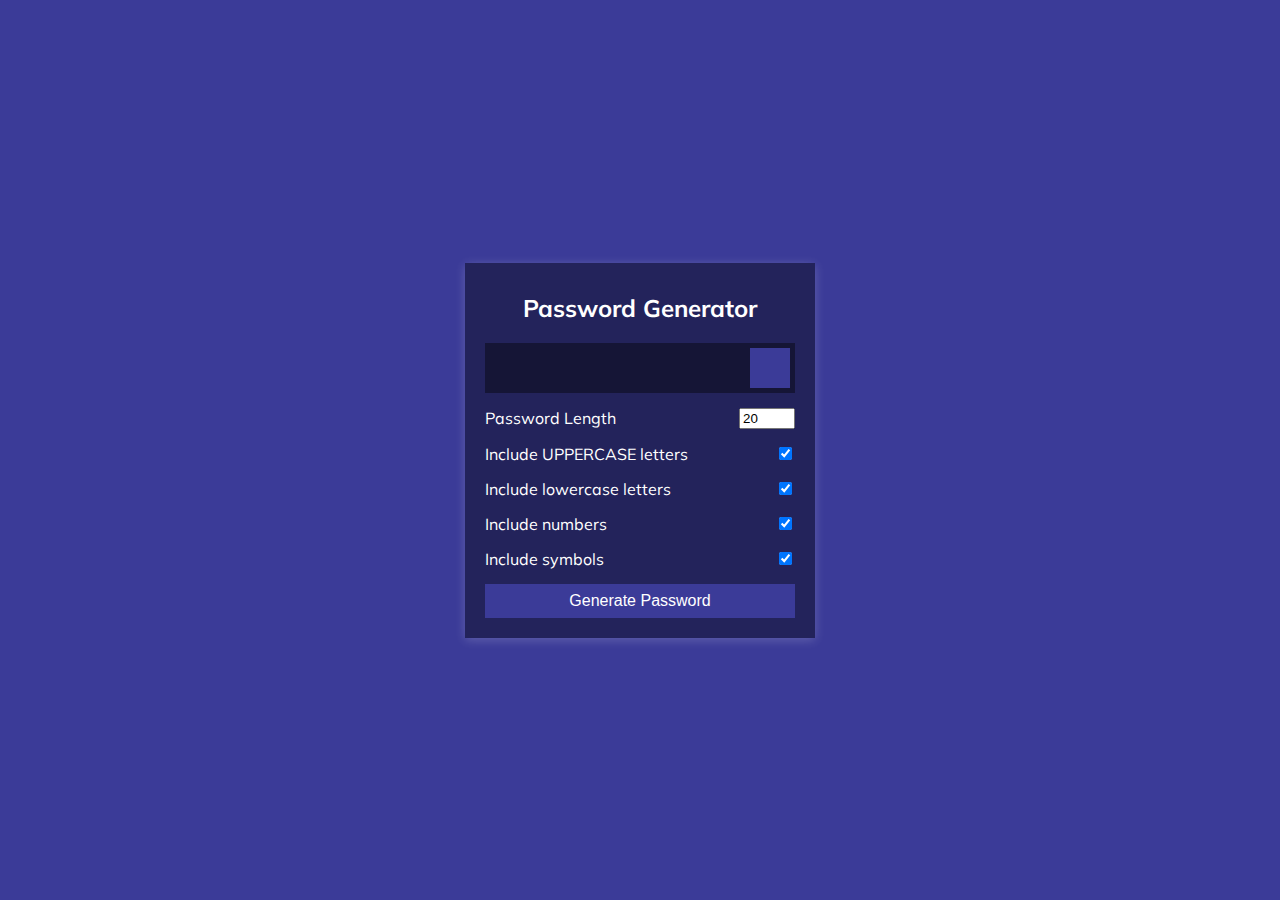
<file: passwordgenerator/index.html>
<!DOCTYPE html>
<html lang="en">
  <head>
    <meta charset="UTF-8" />
    <meta
      http-equiv="X-UA-Compatible"
      content="IE=edge" />
    <meta
      name="viewport"
      content="width=device-width, initial-scale=1.0" />
    <link
      rel="stylesheet"
      href="https://cdnjs.cloudflare.com/ajax/libs/font-awesome/5.14.0/css/all.min.css"
      integrity="sha512-1PKOgIY59xJ8Co8+NE6FZ+LOAZKjy+KY8iq0G4B3CyeY6wYHN3yt9PW0XpSriVlkMXe40PTKnXrLnZ9+fkDaog=="
      crossorigin="anonymous"
      referrerpolicy="no-referrer" />
    <link
      rel="stylesheet"
      href="style.css" />
    <title>Password Generator</title>
  </head>
  <body>
    <div class="container">
      <h2>Password Generator</h2>
      <div class="result-container">
        <span
          class="result"
          id="result">
        </span>
        <button
          class="btn"
          id="clipboard">
          <i class="far fa-clipboard"></i>
        </button>
      </div>
      <div class="settings">
        <div class="setting">
          <label>Password Length</label>
          <input
            type="number"
            id="length"
            min="4"
            max="20"
            value="20" />
        </div>
        <div class="setting">
          <label>Include UPPERCASE letters</label>
          <input
            type="checkbox"
            id="uppercase"
            checked />
        </div>
        <div class="setting">
          <label>Include lowercase letters</label>
          <input
            type="checkbox"
            id="lowercase"
            checked />
        </div>
        <div class="setting">
          <label>Include numbers</label>
          <input
            type="checkbox"
            id="numbers"
            checked />
        </div>
        <div class="setting">
          <label>Include symbols</label>
          <input
            type="checkbox"
            id="symbols"
            checked />
        </div>
      </div>
      <button
        class="btn btn-large"
        id="generate">
        Generate Password
      </button>
    </div>
    <script src="script.js"></script>
  </body>
</html>
</file>
<file: css/main.css>
/* Buttons */
/* Inputs */
/* Timeline custom component */
.timeline {
  border-left: 2px solid #e6e9ed;
  padding: 1rem 0;
}

.timeline-card {
  position: relative;
  margin-left: 31px;
  border-left: 2px solid;
  margin-bottom: 2rem;
}

.timeline-card:last-child {
  margin-bottom: 1rem;
}

.timeline-card:before {
  content: "";
  display: inline-block;
  position: absolute;
  background-color: #fff;
  border-radius: 10px;
  width: 12px;
  height: 12px;
  top: 20px;
  left: -41px;
  border: 2px solid;
  z-index: 2;
}

.timeline-card:after {
  content: "";
  display: inline-block;
  position: absolute;
  background-color: currentColor;
  width: 29px;
  height: 2px;
  top: 25px;
  left: -29px;
  z-index: 1;
}

.timeline-card-primary {
  border-left-color: #4a89dc;
}

.timeline-card-primary:before {
  border-color: #4a89dc;
}

.timeline-card-primary:after {
  background-color: #4a89dc;
}

.timeline-card-success {
  border-left-color: #37bc9b;
}

.timeline-card-success:before {
  border-color: #37bc9b;
}

.timeline-card-success:after {
  background-color: #37bc9b;
}

html {
  scroll-behavior: smooth;
}

.site-title {
  font-size: 1.25rem;
  line-height: 2.5rem;
}

.nav-link {
  padding: 0;
  font-size: 1.25rem;
  line-height: 2.5rem;
  color: rgba(0, 0, 0, 0.5);
}

.nav-link:hover,
.nav-link:focus,
.active .nav-link {
  color: rgba(0, 0, 0, 0.8);
}

.nav-item + .nav-item {
  margin-left: 1rem;
}

.cover {
  border-radius: 10px;
}

.cover-bg {
  background-color: #4a89dc;
  /* background-image: url("data:image/svg+xml,%3Csvg xmlns='http://www.w3.org/2000/svg' width='100' height='100' viewBox='0 0 100 100'%3E%3Cg fill-rule='evenodd'%3E%3Cg fill='%23ffffff' fill-opacity='0.12'%3E%3Cpath opacity='.5' d='M96 [base64] 0v-9h-9v9h9zm-10 0v-9h-9v9h9zm-10 0v-9h-9v9h9zm-10 0v-9h-9v9h9zm-10 0v-9h-9v9h9zm-10 0v-9h-9v9h9zm-10 0v-9h-9v9h9zm-10 0v-9h-9v9h9zm-9-10h9v-9h-9v9zm10 0h9v-9h-9v9zm10 0h9v-9h-9v9zm10 0h9v-9h-9v9zm10 0h9v-9h-9v9zm10 0h9v-9h-9v9zm10 0h9v-9h-9v9zm10 0h9v-9h-9v9zm9-10v-9h-9v9h9zm-10 0v-9h-9v9h9zm-10 0v-9h-9v9h9zm-10 0v-9h-9v9h9zm-10 0v-9h-9v9h9zm-10 0v-9h-9v9h9zm-10 0v-9h-9v9h9zm-10 0v-9h-9v9h9zm-9-10h9v-9h-9v9zm10 0h9v-9h-9v9zm10 0h9v-9h-9v9zm10 0h9v-9h-9v9zm10 0h9v-9h-9v9zm10 0h9v-9h-9v9zm10 0h9v-9h-9v9zm10 0h9v-9h-9v9zm9-10v-9h-9v9h9zm-10 0v-9h-9v9h9zm-10 0v-9h-9v9h9zm-10 0v-9h-9v9h9zm-10 0v-9h-9v9h9zm-10 0v-9h-9v9h9zm-10 0v-9h-9v9h9zm-10 0v-9h-9v9h9zm-9-10h9v-9h-9v9zm10 0h9v-9h-9v9zm10 0h9v-9h-9v9zm10 0h9v-9h-9v9zm10 0h9v-9h-9v9zm10 0h9v-9h-9v9zm10 0h9v-9h-9v9zm10 0h9v-9h-9v9zm9-10v-9h-9v9h9zm-10 0v-9h-9v9h9zm-10 0v-9h-9v9h9zm-10 0v-9h-9v9h9zm-10 0v-9h-9v9h9zm-10 0v-9h-9v9h9zm-10 0v-9h-9v9h9zm-10 0v-9h-9v9h9zm-9-10h9v-9h-9v9zm10 0h9v-9h-9v9zm10 0h9v-9h-9v9zm10 0h9v-9h-9v9zm10 0h9v-9h-9v9zm10 0h9v-9h-9v9zm10 0h9v-9h-9v9zm10 0h9v-9h-9v9z'/%3E%3Cpath d='M6 5V0H5v5H0v1h5v94h1V6h94V5H6z'/%3E%3C/g%3E%3C/g%3E%3C/svg%3E"); */
  background-image: url("https://i.gifer.com/43KV.gif");
  object-fit: fill;

  border-radius: 10px 10px 0 0;
}

.avatar {
  max-width: 216px;
  max-height: 216px;
  margin-top: 20px;
  text-align: center;
  margin-left: auto;
  margin-right: auto;
}

footer a:not(.nav-link) {
  color: inherit;
  border-bottom: 1px dashed;
  text-decoration: none;
  cursor: pointer;
}

@media (min-width: 48em) {
  .site-title {
    float: left;
  }
  .site-nav {
    float: right;
  }
  .avatar {
    margin-bottom: -80px;
    margin-left: 0;
  }
}

@media print {
  body {
    background-color: #fff;
  }
  .container {
    width: auto;
    max-width: 100%;
    padding: 0;
  }
  .cover,
  .cover-bg {
    border-radius: 0;
  }
  .cover.shadow-lg {
    box-shadow: none !important;
  }
  .cover-bg {
    padding: 5rem !important;
    padding-bottom: 10px !important;
  }
  .avatar {
    margin-top: -10px;
  }
  .about-section {
    padding: 6.5rem 5rem 2rem !important;
  }
  .skills-section,
  .work-experience-section,
  .education-section,
  .contant-section {
    padding: 1.5rem 5rem 2rem !important;
  }
  .page-break {
    padding-top: 5rem;
    page-break-before: always;
  }
}
</file>
<file: Manogya/css/main.css>
/* Buttons */
/* Inputs */
/* Timeline custom component */
.timeline {
  border-left: 2px solid #e6e9ed;
  padding: 1rem 0;
}

.timeline-card {
  position: relative;
  margin-left: 31px;
  border-left: 2px solid;
  margin-bottom: 2rem;
}

.timeline-card:last-child {
  margin-bottom: 1rem;
}

.timeline-card:before {
  content: "";
  display: inline-block;
  position: absolute;
  background-color: #fff;
  border-radius: 10px;
  width: 12px;
  height: 12px;
  top: 20px;
  left: -41px;
  border: 2px solid;
  z-index: 2;
}

.timeline-card:after {
  content: "";
  display: inline-block;
  position: absolute;
  background-color: currentColor;
  width: 29px;
  height: 2px;
  top: 25px;
  left: -29px;
  z-index: 1;
}

.timeline-card-primary {
  border-left-color: #4a89dc;
}

.timeline-card-primary:before {
  border-color: #4a89dc;
}

.timeline-card-primary:after {
  background-color: #4a89dc;
}

.timeline-card-success {
  border-left-color: #37bc9b;
}

.timeline-card-success:before {
  border-color: #37bc9b;
}

.timeline-card-success:after {
  background-color: #37bc9b;
}

html {
  scroll-behavior: smooth;
}

.site-title {
  font-size: 1.25rem;
  line-height: 2.5rem;
}

.nav-link {
  padding: 0;
  font-size: 1.25rem;
  line-height: 2.5rem;
  color: rgba(0, 0, 0, 0.5);
}

.nav-link:hover,
.nav-link:focus,
.active .nav-link {
  color: rgba(0, 0, 0, 0.8);
}

.nav-item + .nav-item {
  margin-left: 1rem;
}

.cover {
  border-radius: 10px;
}

.cover-bg {
  background-color: #4a89dc;
  background-image: url(https://media3.giphy.com/media/3osxY9kuM2NGUfvThe/giphy.gif?cid=ecf05e47enczsdjzgn2jifp3iq3b3ovab2flozix6ozfgjh5&rid=giphy.gif&ct=g);
  /* background-image: url(https://media.giphy.com/media/U3qYN8S0j3bpK/giphy.gif); */

  object-fit: fit;

  border-radius: 10px 10px 0 0;
}

.avatar {
  max-width: 216px;
  max-height: 216px;
  margin-top: 20px;
  text-align: center;
  margin-left: auto;
  margin-right: auto;
}

footer a:not(.nav-link) {
  color: inherit;
  border-bottom: 1px dashed;
  text-decoration: none;
  cursor: pointer;
}

@media (min-width: 48em) {
  .site-title {
    float: left;
  }
  .site-nav {
    float: right;
  }
  .avatar {
    margin-bottom: -80px;
    margin-left: 0;
  }
}

@media print {
  body {
    background-color: #fff;
  }
  .container {
    width: auto;
    max-width: 100%;
    padding: 0;
  }
  .cover,
  .cover-bg {
    border-radius: 0;
  }
  .cover.shadow-lg {
    box-shadow: none !important;
  }
  .cover-bg {
    padding: 5rem !important;
    padding-bottom: 10px !important;
  }
  .avatar {
    margin-top: -10px;
  }
  .about-section {
    padding: 6.5rem 5rem 2rem !important;
  }
  .skills-section,
  .work-experience-section,
  .education-section,
  .contant-section {
    padding: 1.5rem 5rem 2rem !important;
  }
  .page-break {
    padding-top: 5rem;
    page-break-before: always;
  }
}
</file>
<file: passwordgenerator/style.css>
@import url("https://fonts.googleapis.com/css?family=Muli&display=swap");

* {
  box-sizing: border-box; /* doesnot effect the width after adding padding */
}

body {
  background-color: #3b3b98;
  color: #fff;
  font-family: "Muli", sans-serif;
  display: flex; /* centers everything */
  flex-direction: column;
  align-items: center;
  justify-content: center;
  height: 100vh; /*viewport height, takes the entire height of the browser. */
  overflow: hidden;
  padding: 10px;
  margin: 0;
}
h2 {
  margin: 10px 0 20px;
  text-align: center;
}
.container {
  background-color: #23235b;
  box-shadow: 0 2px 10px rgba(255, 255, 255, 0.2);
  padding: 20px;
  width: 350px;
  max-width: 100%;
}
.result-container {
  background-color: rgba(0, 0, 0, 0.4);
  display: flex;
  justify-content: flex-start;
  align-items: center;
  position: relative;
  font-size: 18px;
  letter-spacing: 1px;
  padding: 12px 10px;
  height: 50px;
  width: 100%;
}
.result-container #result {
  word-wrap: break-word;
  max-width: calc(100%-40px);
}
.result-container .btn {
  position: absolute;
  top: 5px;
  right: 5px;
  width: 40px;
  height: 40px;
  font-size: 20px;
}
.btn {
  border: none;
  background-color: #3b3b98;
  color: #fff;
  font-size: 16px;
  padding: 8px 12px;
  cursor: pointer;
}
.btn-large {
  display: block;
  width: 100%;
}
.setting {
  display: flex;
  justify-content: space-between;
  align-items: center;
  margin: 15px 0;
}
</file>
